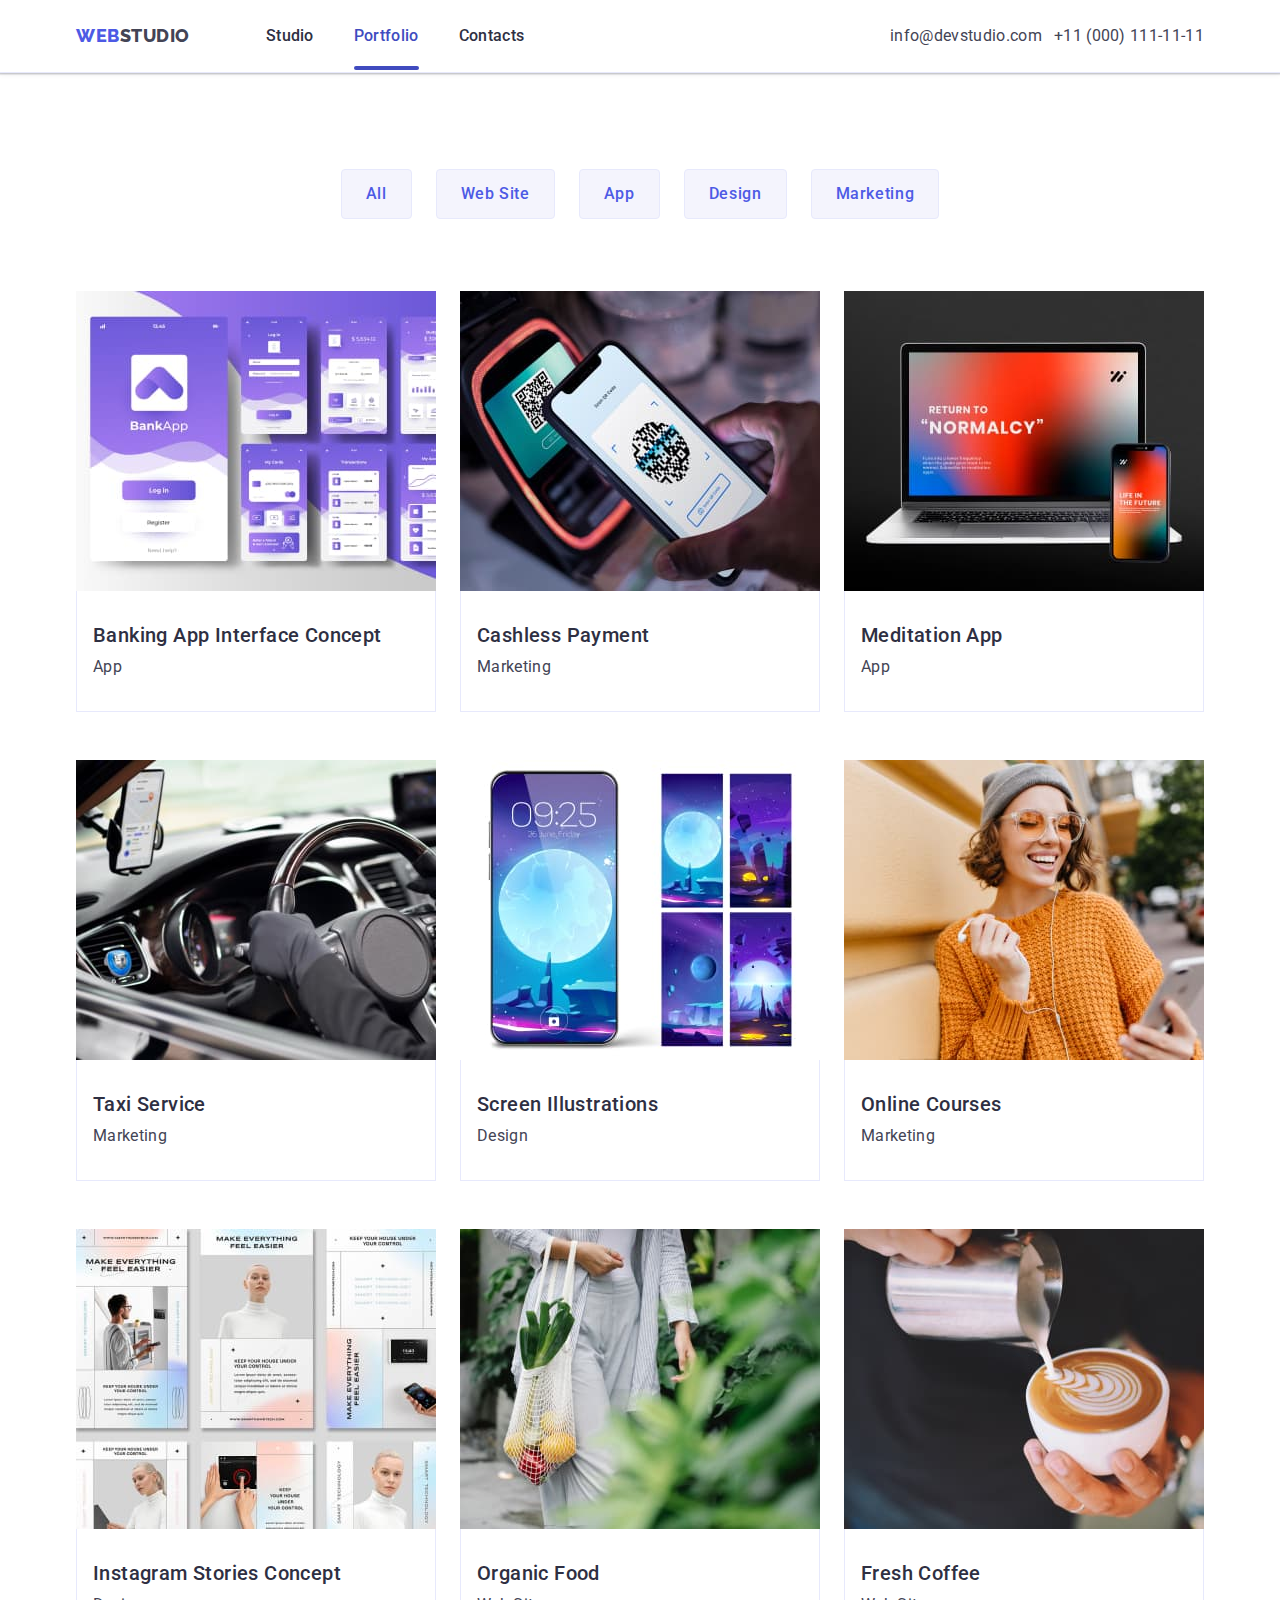
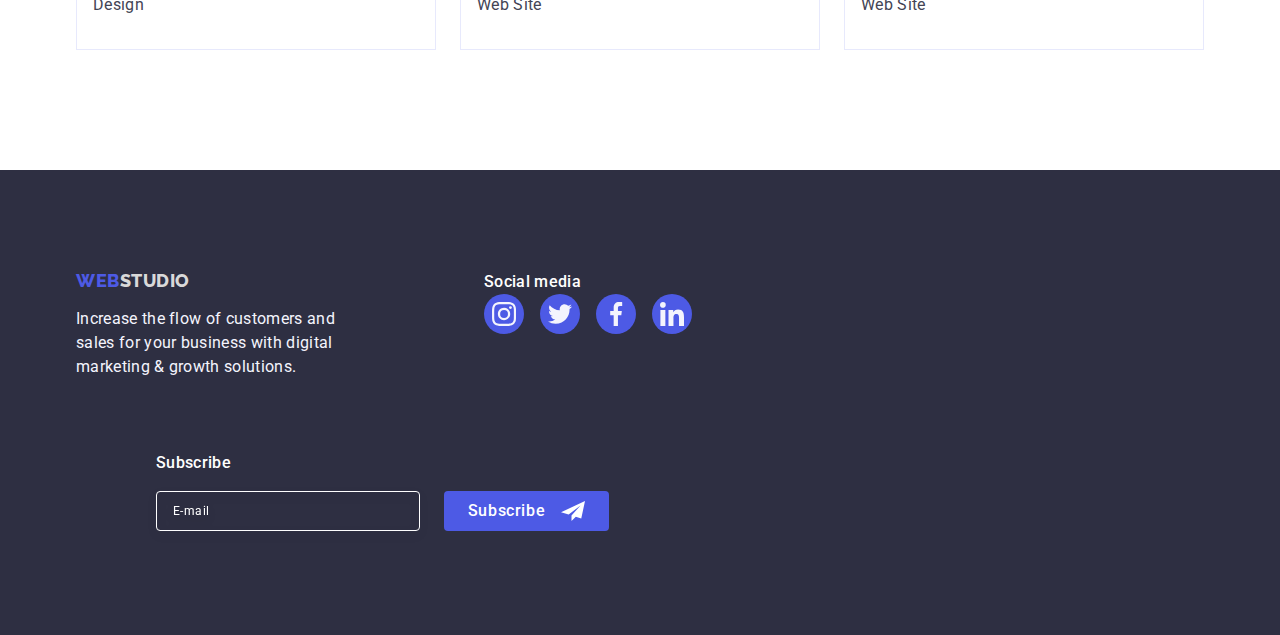
<file: portfolio.html>
<!DOCTYPE html>
<html lang="en">

<head>
    <meta charset="UTF-8">
    <meta http-equiv="X-UA-Compatible" content="IE=edge">
    <meta name="viewport" content="width=device-width, initial-scale=1.0">
    <link rel="preconnect" href="https://fonts.googleapis.com">
    <link rel="preconnect" href="https://fonts.gstatic.com" crossorigin>
    <link
        href="https://fonts.googleapis.com/css2?family=Raleway:wght@800&family=Roboto:wght@400;500;700;900&display=swap"
        rel="stylesheet">
    <title>WebStudio</title>
    <link rel="stylesheet" href="./css/modern-normalize.min.css">
    <link rel="stylesheet" href="./css/styles.css">
</head>

<body class="body">
    <!-- Header -->
    <header class="header-webstudio">
        <div class="header-container container">
            <nav class="header-webstudio-navigation">
                <a href="./index.html" class="header-logo link">Web<span
                        class="header-studio-two link">Studio</span></a>
                <ul class="header-menu list">
                    <li class="header-menu-item header-menu-item-studio"><a class="header-menu-link link"
                            href="./index.html">Studio</a></li>
                    <li class="header-menu-item"><a class="header-menu-link active link"
                            href="./portfolio.html">Portfolio</a>
                    </li>
                    <li class="header-menu-item"><a class="header-menu-link link" href="">Contacts</a></li>
                </ul>
            </nav>
            <address class="header-address">
                <ul class="header-address-list list">
                    <li class="mail"><a class="address-link link"
                            href="mailto:info@devstudio.com">info@devstudio.com</a>
                    </li>
                    <li class="number"><a class="address-link link" href="tel:+110001111111">+11 (000)
                            111-11-11</a></li>
                </ul>
            </address>
        </div>
    </header>
    <!-- Main -->
    <main>
        <section class="webstudio-concept">
            <div class="container">
                <h1 class="section-filters-title visually-hidden">text</h1>
                <ul class="filters list">
                    <li class="button-item">
                        <button class="btn" type="button">All</button>
                    </li>
                    <li class="button-item">
                        <button class="btn" type="button">Web Site</button>
                    </li>
                    <li class="button-item">
                        <button class="btn" type="button">App</button>
                    </li>
                    <li class="button-item">
                        <button class="btn" type="button">Design</button>
                    </li>
                    <li class="button-item">
                        <button class="btn" type="button">Marketing</button>
                    </li>
                </ul>
                <ul class="portfolio-list-img list">
                    <li class="portfolio-item">
                        <a class="img-portf-list-link link" href="">
                            <div class="link-overlay">
                                <img class="link" src="./images/img_4.jpg" alt="tabs" width="360" height="300">
                                <p class="text-overlay">14 Stylish and User-Friendly App Design Concepts · Task
                                    Manager
                                    App · Calorie Tracker App · Exotic Fruit Ecommerce App · Cloud Storage App</p>
                            </div>
                            <div class="cards">
                                <h2 class="portfolio-title-list-img">Banking App Interface Concept</h2>
                                <p class="portfolio-text">App</p>
                            </div>
                        </a>
                    </li>
                    <li class="portfolio-item">
                        <a class="img-portf-list-link link" href="">
                            <div class="link-overlay">
                                <img class="link" src="./images/img_5.jpg" alt="pay by phone" width="360" height="300">
                                <p class="text-overlay">14 Stylish and User-Friendly App Design Concepts · Task
                                    Manager
                                    App · Calorie Tracker App · Exotic Fruit Ecommerce App · Cloud Storage App</p>
                            </div>
                            <div class="cards">
                                <h2 class="portfolio-title-list-img">Cashless Payment</h2>
                                <p class="portfolio-text">Marketing</p>
                            </div>
                        </a>
                    </li>
                    <li class="portfolio-item">
                        <a class="img-portf-list-link link" href="">
                            <div class="link-overlay">
                                <img class="link" src="./images/img_6.jpg" alt="computer and phone" width="360"
                                    height="300">
                                <p class="text-overlay">14 Stylish and User-Friendly App Design Concepts · Task
                                    Manager
                                    App · Calorie Tracker App · Exotic Fruit Ecommerce App · Cloud Storage App</p>
                            </div>
                            <div class="cards">
                                <h2 class="portfolio-title-list-img">Meditation App</h2>
                                <p class="portfolio-text">App</p>
                            </div>
                        </a>
                    </li>
                    <li class="portfolio-item">
                        <a class="img-portf-list-link link" href="">
                            <div class="link-overlay">
                                <img class="link" src="./images/img_7.jpg" alt="Taxi inside" width="360" height="300">
                                <p class="text-overlay">14 Stylish and User-Friendly App Design Concepts · Task
                                    Manager
                                    App · Calorie Tracker App · Exotic Fruit Ecommerce App · Cloud Storage App</p>
                            </div>
                            <div class="cards">
                                <h2 class="portfolio-title-list-img">Taxi Service</h2>
                                <p class="portfolio-text">Marketing</p>
                            </div>
                        </a>
                    </li>
                    <li class="portfolio-item">
                        <a class="img-portf-list-link link" href="">
                            <div class="link-overlay">
                                <img class="link" src="./images/img_8.jpg" alt="Illustrations on the phone screen"
                                    width="360" height="300">
                                <p class="text-overlay">14 Stylish and User-Friendly App Design Concepts · Task
                                    Manager
                                    App · Calorie Tracker App · Exotic Fruit Ecommerce App · Cloud Storage App</p>
                            </div>
                            <div class="cards">
                                <h2 class="portfolio-title-list-img">Screen Illustrations</h2>
                                <p class="portfolio-text">Design</p>
                            </div>
                        </a>
                    </li>
                    <li class="portfolio-item">
                        <a class="img-portf-list-link link" href="">
                            <div class="link-overlay">
                                <img class="link" src="./images/img_9.jpg" alt="girl with phone" width="360"
                                    height="300">
                                <p class="text-overlay">14 Stylish and User-Friendly App Design Concepts · Task
                                    Manager
                                    App · Calorie Tracker App · Exotic Fruit Ecommerce App · Cloud Storage App</p>
                            </div>
                            <div class="cards">
                                <h2 class="portfolio-title-list-img">Online Courses</h2>
                                <p class="portfolio-text">Marketing</p>
                            </div>
                        </a>
                    </li>
                    <li class="portfolio-item">
                        <a class="img-portf-list-link link" href="">
                            <div class="link-overlay">
                                <img class="link" src="./images/img_10.jpg" alt="Instagram pages" width="360"
                                    height="300">
                                <p class="text-overlay">14 Stylish and User-Friendly App Design Concepts · Task
                                    Manager
                                    App · Calorie Tracker App · Exotic Fruit Ecommerce App · Cloud Storage App</p>
                            </div>
                            <div class="cards">
                                <h2 class="portfolio-title-list-img">Instagram Stories Concept</h2>
                                <p class="portfolio-text">Design</p>
                            </div>
                        </a>
                    </li>
                    <li class="portfolio-item">
                        <a class="img-portf-list-link link" href="">
                            <div class="link-overlay">
                                <img class="link" src="./images/img_11.jpg" alt="Organic Food" width="360" height="300">
                                <p class="text-overlay">14 Stylish and User-Friendly App Design Concepts · Task
                                    Manager
                                    App · Calorie Tracker App · Exotic Fruit Ecommerce App · Cloud Storage App</p>
                            </div>
                            <div class="cards">
                                <h2 class="portfolio-title-list-img">Organic Food</h2>
                                <p class="portfolio-text">Web Site</p>
                            </div>
                        </a>
                    </li>
                    <li class="portfolio-item">
                        <a class="img-portf-list-link link" href="">
                            <div class="link-overlay">
                                <img class="link" src="./images/img_12.jpg" alt="Fresh Coffee" width="360" height="300">
                                <p class="text-overlay">14 Stylish and User-Friendly App Design Concepts · Task
                                    Manager
                                    App · Calorie Tracker App · Exotic Fruit Ecommerce App · Cloud Storage App</p>
                            </div>
                            <div class="cards">
                                <h2 class="portfolio-title-list-img">Fresh Coffee</h2>
                                <p class="portfolio-text">Web Site</p>
                            </div>
                        </a>
                    </li>
                </ul>
            </div>
        </section>
    </main>
    <!-- Footer -->
    <footer class="footer">
        <div class="footer-container-text container">
            <div class="footer-content">
                <a class="footer-logo link" href="./index.html">Web<span class="footer-logo-two">Studio</span></a>
                <p class="footer-descript">Increase the flow of customers and sales for your business with digital
                    marketing
                    &
                    growth solutions.</p>
            </div>
            <div class="social-container">
                <p class="social-text">Social media</p>
                <ul class="icons-list-footer list">
                    <li class="social-icons-item">
                        <a href="" class="social-footer-link link">
                            <svg class="social-icon" width="24" height="24">
                                <use href="./images/icons.svg#instagram">
                                </use>
                            </svg>
                        </a>
                    </li>
                    <li class="social-icons-item">
                        <a href="" class="social-footer-link link">
                            <svg class="social-icon" width="24" height="24">
                                <use href="./images/icons.svg#twitter">
                                </use>
                            </svg>
                        </a>
                    </li>
                    <li class="social-icons-item">
                        <a href="" class="social-footer-link link">
                            <svg class="social-icon" width="24" height="24">
                                <use href="./images/icons.svg#facebook">
                                </use>
                            </svg>
                        </a>
                    </li>
                    <li class="social-icons-item">
                        <a href="" class="social-footer-link link">
                            <svg class="social-icon" width="24" height="24">
                                <use href="./images/icons.svg#linkedin">
                                </use>
                            </svg>
                        </a>
                    </li>
                </ul>
            </div>
            <div class="subscribe-conteiner">
                <p class="subscribe">Subscribe</p>
                <form class="mail-form" name="form">
                    <label class="label-form">
                        <input name="user-mail" class="footer-user-mail" type="email" placeholder="E-mail"
                            autocomplete="on">
                    </label>
                    <button type="submit" class="footer-send-button">Subscribe
                        <svg class="airplane-icon" width="24" height="24">
                            <use href="./images/icons.svg#airplane">
                            </use>
                        </svg>
                    </button>
                </form>
            </div>
        </div>
    </footer>
</body>

</html>
</file>
<file: css/styles.css>
:root {
  --primary-font: 'Roboto', sans-serif;
  --main-white-cl: #ffffff;
  --main-dark-cl: #434455;
  --accent-cl: #4d5ae5;
}

body {
  color: var(--main-dark-cl);
  background-color: var(--main-white-cl);
  font-family: var(--primary-font);
  font-size: 16px;
  line-height: 1.5;
  letter-spacing: 0.03em;
}

/*Base styles for small devices*/
.container {
  min-width: 320px;
  max-width: 428px;
  padding-left: 16px;
  padding-right: 16px;
  margin: 0 auto;
}

/*Tablet screen*/
@media screen and (min-width: 768px) {
  .container {
    max-width: 768px;
  }
}

/* Desctop screen */
@media screen and (min-width: 1158px) {
  .container {
    max-width: 1158px;
    margin: 0 auto;
    padding: 0 15px;
  }
}

.section {
  margin-bottom: 96px;
}

/* @media only screen and (min-width: 768px) {
  .section {
    padding-top: 48px;
    padding-bottom: 48px;
  }
} */

@media only screen and (min-width: 1158px) {
  .section {
    margin-bottom: 120px;
  }
}

/* @media screen and (min-width: 768px) {
  .section {
    padding-top: 48px;
    padding-bottom: 48px;
  }
}
*/
/*Reset*/
h1,
h2,
h3,
h4,
h5,
h6,
p {
  margin-top: 0;
  margin-bottom: 0;
  padding: 0;
}

ul,
ol {
  margin: 0;
  padding-left: 0;
  list-style-type: none;
}

a {
  text-decoration: none;
}

img {
  display: block;
  max-width: 100%;
  height: auto;
}

button {
  cursor: pointer;
  border: none;
  border-radius: 4px;
}

.link {
  text-decoration: none;
}

.visually-hidden {
  position: absolute;
  width: 1px;
  height: 1px;
  margin: -1px;
  border: 0;
  padding: 0;
  white-space: nowrap;
  clip-path: inset(100%);
  clip: rect(0 0 0 0);
  overflow: hidden;
}

/*header*/
.header-container {
  display: flex;
  align-items: center;
  justify-content: space-between;
}

@media only screen and (min-width: 1158px) {
  .header-container {
    justify-content: space-between;
  }
}

.header-webstudio {
  /* height: 72px;
  display: flex; */
  padding-top: 18px;
  padding-bottom: 18px;
  border-bottom: 1px solid #e7e9fc;
  background: var(--main-white-cl, #fff);
  box-shadow: 0px 1px 6px 0px rgba(46, 47, 66, 0.08),
    0px 1px 1px 0px rgba(46, 47, 66, 0.16),
    0px 2px 1px 0px rgba(46, 47, 66, 0.08);
}

@media screen and (min-width: 768px) {
  .header-webstudio {
    padding: 0;
  }
}

.header-logo {
  font-weight: 800;
  font-size: 18px;
  line-height: 1.17;
  letter-spacing: 0.03em;
  text-transform: uppercase;
  display: inline-block;
  color: var(--accent-cl);
  font-family: 'Raleway', sans-serif;
}

@media only screen and (min-width: 768px) {
  .header-logo {
    margin-right: 120px;
  }
}

@media only screen and (min-width: 1158px) {
  .header-logo {
    margin-right: 76px;
  }
}

.header-studio-two {
  color: var(--main-dark-cl);
}

.header-webstudio-navigation {
  display: flex;
  align-items: center;
}

@media screen and (min-width: 1158px) {
  .header-webstudio-navigation {
    margin-right: 40px;
  }
}

/* .header-studio {
  font-family: 'Raleway';
  font-weight: 800;
  font-size: 18px;
  line-height: 1.17;
  letter-spacing: 0.03em;
  text-transform: uppercase;
  color: var(--main-white-cl);
} */
.header-menu {
  display: flex;
  gap: 40px;
  padding: 24px 0;
}

@media only screen and (max-width: 767px) {
  .header-menu,
  .header-address {
    display: none;
  }
}

.list {
  list-style: none;
}

.header-menu-item {
  font-weight: 500;
  line-height: 1.3;
}

.header-menu-link {
  line-height: 1.5;
  font-size: 16px;
  font-weight: 500;
  letter-spacing: 0.02em;
  color: #2e2f42;
  text-decoration: none;
  padding: 24px 0;
  position: relative;
  transition: color 250ms cubic-bezier(0.4, 0, 0.2, 1);
}

.header-menu-link.active::after {
  content: '';
  display: block;
  width: 100%;
  bottom: -1px;
  height: 4px;
  background-color: #404bbf;
  border-radius: 2px;
  left: 0;
  position: absolute;
}

.header-menu-link.active {
  color: #404bbf;
}

.header-menu-item.link:hover,
.header-menu-item.link:focus {
  color: #404bbf;
}

.header-address {
  font-style: normal;
  letter-spacing: 0.02em;
  margin-left: auto;
  font-size: 12px;
}

@media only screen and (min-width: 1158px) {
  .header-address {
    font-size: 16px;
  }
}

.mail .link:hover,
.mail .link:focus {
  color: #404bbf;
}

.address-link {
  letter-spacing: 0.02em;
  font-weight: 400;
  line-height: 1.5;
  color: var(--main-dark-cl);
  text-decoration: none;
  transition: color 250ms cubic-bezier(0.4, 0, 0.2, 1);
}

.header-address-list {
  display: flex;
  gap: 40px;
}

@media only screen and (max-width: 767px) {
  .header-address-list {
    display: none;
  }
}

@media only screen and (min-width: 768px) {
  .header-address-list {
    flex-direction: column;
    gap: 12px;
    padding-top: 16px;
    padding-bottom: 16px;
  }
}

@media only screen and (min-width: 1158px) {
  .header-address-list {
    flex-direction: row;
    align-items: center;
  }
}

.number .link:hover,
.number .link:focus {
  color: #404bbf;
}

.menu-container {
  position: fixed;
  top: 0;
  left: 0;
  width: 100%;
  height: 100%;
  background-color: #ffffff;
  z-index: 999;
  padding: 80px 56px 40px 40px;
  transform: translateX(100%);
  transition: transform 250ms ease-in-out;
  display: flex;
  flex-direction: column;
  justify-content: space-between;
}

.menu-container.is-open {
  transform: translateX(0);
}

.menu-toggle {
  min-height: 24px;
  min-width: 24px;
  display: flex;
  align-items: center;
  justify-content: center;
  margin: 0;
  padding: 0;
  background-color: #fff;
  cursor: pointer;
  background-color: transparent;
  /* border: 1px solid #404bbf; */
  border-radius: 50%;
  outline: none;
}

@media screen and (min-width: 767px) {
  .menu-toggle {
    position: absolute;
    width: 1px;
    height: 1px;
    margin: -1px;
    border: 0;
    padding: 0;
    white-space: nowrap;
    clip-path: inset(100%);
    clip: rect(0 0 0 0);
    overflow: hidden;
    /* display: none; */
  }
}
.menu-toggle:hover,
.menu-toggle:focus {
  background-color: rgba(0, 0, 0, 0.1);
}

.menu-container .menu-toggle {
  position: absolute;
  top: 24px;
  right: 24px;
}

.menu-toggle-icon {
  stroke: #2e2f42;
  background-color: #fff;
  width: 32px;
  height: 22px;
  /* fill: currentColor; */
}

.mobile-menu {
  width: fit-content;
  margin-bottom: auto;
}

/* stop  */
/* .mobile-social-item {
  display: flex;
  justify-content: center;
  border-radius: 50%;
  gap: 56px;
  margin: 0 auto;
  padding-top: 8px;
}
@media only screen and (max-width: 427px) {
  .mobile-social-item {
    gap: 40px;
  }
}
.mobile-menu-link {
  font-size: 36px;
  font-weight: 700;
  line-height: 1.11;
  letter-spacing: 0.72px;
  color: #2e2f42;
  font-family: var(--primary-font);
} */
/*Section*/
.hero {
  padding: 112px 0;
  margin: 0 auto;
  background-repeat: no-repeat;
  background-position: center;
  background-size: cover;
  background-image: linear-gradient(
      rgba(46, 47, 66, 0.7),
      rgba(46, 47, 66, 0.7)
    ),
    url(../images/people-office-mob@1x.jpg),
    url(../images/people-office-mob@2x.jpg);
  max-width: 1440px;
}

@media (min-device-pixel-ratio: 2),
  (min-resolution: 192dpi),
  (min-resolution: 2dppx) {
  .hero {
    background-image: linear-gradient(
        rgba(46, 47, 66, 0.7),
        rgba(46, 47, 66, 0.7)
      ),
      url(../images/people-office-mob@2x.jpg);
  }
}

@media only screen and (min-width: 768px) {
  .hero {
    background-image: linear-gradient(
        rgba(46, 47, 66, 0.7),
        rgba(46, 47, 66, 0.7)
      ),
      url(../images/people-office-tab@1x.jpg);
  }

  @media (min-device-pixel-ratio: 2),
    (min-resolution: 192dpi),
    (min-resolution: 2dppx) {
    .hero {
      background-image: linear-gradient(
          rgba(46, 47, 66, 0.7),
          rgba(46, 47, 66, 0.7)
        ),
        url(../images/people-office-tab@2x.jpg);
    }
  }
}

@media only screen and (min-width: 1158px) {
  .hero {
    background-image: linear-gradient(
        rgba(46, 47, 66, 0.7),
        rgba(46, 47, 66, 0.7)
      ),
      url(../images/people-office@1x.jpg);
  }
  @media (min-device-pixel-ratio: 2),
    (min-resolution: 192dpi),
    (min-resolution: 2dppx) {
    .hero {
      background-image: linear-gradient(
          rgba(46, 47, 66, 0.7),
          rgba(46, 47, 66, 0.7)
        ),
        url(../images/people-office@2x.jpg);
    }
  }
}

@media only screen and (min-width: 1158px) {
  .hero {
    padding: 188px 0;
  }
}

.hero-title {
  font-weight: 700;
  font-size: 36px;
  line-height: 1.07;
  text-align: center;
  letter-spacing: 0.02em;
  color: var(--main-white-cl);
  max-width: 320px;
  margin: 0 auto;
  margin-bottom: 48px;
}

@media only screen and (min-width: 768px) {
  .hero-title {
    font-size: 56px;
    margin-bottom: 36px;
    max-width: 496px;
  }
}

@media only screen and (min-width: 1158px) {
  .hero-title {
    margin-bottom: 48px;
  }
}

.hero-button {
  display: block;
  min-width: 169px;
  margin: 0 auto;
  border: none;
  color: var(--main-white-cl);
  background-color: var(--accent-cl);
  font-weight: 500;
  font-size: 16px;
  line-height: 1.5;
  letter-spacing: 0.04em;
  cursor: pointer;
  height: 56px;
  box-shadow: 0px 4px 4px rgba(0, 0, 0, 0.15);
  font-family: 'Roboto', sans-serif;
  transition: background-color 250ms cubic-bezier(0.4, 0, 0.2, 1);
}

.hero-button:hover,
.hero-button:focus {
  background-color: #404bbf;
}

/*Section 1*/

@media (min-width: 320px) and (max-width: 767px) {
  .benefits-section {
    padding-top: 96px;
    padding-bottom: 96px;
  }
}
@media (min-width: 767px) and (max-width: 1157px) {
  .benefits-section {
    padding-top: 96px;
    padding-bottom: 96px;
  }
}
@media screen and (min-width: 1157px) {
  .benefits-section {
    padding-top: 120px;
    padding-bottom: 120px;
  }
}
.benefits-names {
  font-weight: 700;
  font-size: 36px;
  line-height: 1.11;
  letter-spacing: 0.72px;
  text-transform: capitalize;
  color: #2e2f42;
  margin-bottom: 8px;
  text-align: center;
}

@media only screen and (min-width: 768px) {
  .benefits-names {
    text-align: left;
  }
}

@media only screen and (min-width: 1158px) {
  .benefits-names {
    font-weight: 500;
    font-size: 20px;
    line-height: 1.2;
    text-align: left;
  }
}

.benefits-description {
  font-weight: 500;
  font-size: 16px;
  line-height: 1.5;
  letter-spacing: 0.02em;
  color: #434455;
}

@media only screen and (min-width: 1158px) {
  .benefits-description {
    font-weight: 400;
  }
}

@media (max-width: 1157px) {
  .icon-inside {
    display: none;
  }
}

@media only screen and (min-width: 1158px) {
  .icon-inside {
    width: 64px;
    height: 64px;
    margin: 0 auto;
  }
}

/* @media (min-width: 767px) and (max-width: 1157px) {
  .benefits-icon {
    position: absolute;
    width: 1px;
    height: 1px;
    margin: -1px;
    border: 0;
    padding: 0;
    white-space: nowrap;
    clip-path: inset(100%);
    clip: rect(0 0 0 0);
    overflow: hidden;
  }
} */
/* .benefits-icon {
  display: flex;
  align-items: center;
  justify-content: center;
  height: 112px;
  background-color: #f4f4fd;
  border-radius: 4px;
  margin-bottom: 8px;
} */
@media screen and (min-width: 1158px) {
  .benefits-icon {
    display: flex;
    align-items: center;
    justify-content: center;
    width: 100%;
    height: 112px;
    background-color: #f4f4fd;
    border-radius: 4px;
    margin-bottom: 8px;
  }
}

/* @media (min-width: 320px) and (max-width: 767px) {
  .benefits-icon {
    position: absolute;
    width: 1px;
    height: 1px;
    margin: -1px;
    border: 0;
    padding: 0;
    white-space: nowrap;
    clip-path: inset(100%);
    clip: rect(0 0 0 0);
    overflow: hidden;
  }
} */
/* .benefits-list {
  list-style-type: none;
  display: flex;
  gap: 24px;
} */
@media only screen and (min-width: 768px) {
  .benefits-list {
    display: flex;
    flex-wrap: wrap;
    gap: 72px 24px;
  }
}

@media (min-width: 320px) and (max-width: 767px) {
  .benefits-list-items:not(:last-child) {
    margin-bottom: 72px;
  }
  .team-section-item {
    margin: 0 auto;
  }
}

@media (min-width: 767px) and (max-width: 1157px) {
  .benefits-list-items {
    /* flex-basis: calc((100% - 24px) / 2); */
    width: calc((100% - 24px) / 2);
  }
}

@media screen and (min-width: 1158px) {
  .benefits-list-items {
    /* flex-basis: calc((100% - 72px) / 4);
    width: 356px; */
    width: calc((100% - 72px) / 4);
  }
}

/*Section work*/
@media only screen and (max-width: 1157px) {
  .work-section {
    display: none;
  }
}

.work-section-name {
  font-weight: 700;
  font-size: 36px;
  line-height: 1.11;
  text-align: center;
  letter-spacing: 0.02em;
  text-transform: capitalize;
  color: #2e2f42;
  margin-bottom: 72px;
}

.work-section-list {
  display: flex;
  gap: 24px;
}

.work-list-item {
  width: calc((100% - 48px) / 3);
}

/*Section our team*/
.team-section {
  background-color: #f4f4fd;
  padding-bottom: 96px;
  padding-top: 96px;
}

.team-section-name {
  font-weight: 700;
  font-size: 36px;
  line-height: 1.11;
  text-align: center;
  letter-spacing: 0.02em;
  text-transform: capitalize;
  color: #2e2f42;
  margin-bottom: 72px;
}

.team-section-list {
  display: flex;
  flex-wrap: wrap;
}

@media only screen and (max-width: 767px) {
  .team-section-list {
    flex-direction: column;
    gap: 72px;
    /* width: calc((100% - 24px) / 2); */
  }
}

@media only screen and (min-width: 768px) {
  .team-section-list {
    justify-content: center;
    margin: 0 auto;
    column-gap: 24px;
    row-gap: 64px;
  }
}

.team-section-item {
  background-color: var(--main-white-cl);
  box-shadow: 0px 1px 6px rgba(46, 47, 66, 0.08),
    0px 1px 1px rgba(46, 47, 66, 0.16), 0px 2px 1px rgba(46, 47, 66, 0.08);
  border-radius: 0px 0px 4px 4px;
  width: 264px;
  /* margin: 0 auto; */
}

/* @media only screen and (min-width: 768px) */
/* .team-section-item {
    width: calc((100% - 24px) / 2);
  }
} */
@media screen and (min-width: 1158px) {
  .team-section-item {
    width: calc((100% - 72px) / 4);
  }
}

.team-section-person {
  font-weight: 500;
  font-size: 20px;
  line-height: 1.2;
  text-align: center;
  letter-spacing: 0.02em;
  color: #2e2f42;
  margin-bottom: 8px;
}

.team-description {
  font-weight: 400;
  font-size: 16px;
  line-height: 1.5;
  letter-spacing: 0.02em;
  color: #434455;
  text-align: center;
  margin-bottom: 8px;
}

.social-list {
  display: flex;
  justify-content: center;
  gap: 24px;
}

.team-item-card {
  padding: 32px 0;
}

.social-item {
  width: 40px;
  height: 40px;
}

.social-link {
  width: 100%;
  height: 100%;
  background-color: #4d5ae5;
  border-radius: 50%;
  display: flex;
  align-items: center;
  justify-content: center;
  transition: background-color 250ms cubic-bezier(0.4, 0, 0.2, 1);
}

.social-link:hover,
.social-link:focus {
  background-color: #404bbf;
}

.team-icon {
  fill: #f4f4fd;
}

/*section Customers*/
.customers {
  padding: 96px 0;
}
.customers-icon {
  fill: currentColor;
}

.customers-section-name {
  font-size: 36px;
  font-family: Roboto;
  font-weight: 700;
  line-height: 1.11;
  color: #2e2f42;
  text-align: center;
  margin-bottom: 72px;
  letter-spacing: 0.72px;
  text-transform: capitalize;
}

.customers-list {
  display: flex;
  flex-wrap: wrap;
  justify-content: center;
  gap: 16px;
  padding-bottom: 96px;
}

@media only screen and (max-width: 767px) {
  .customers-list {
    row-gap: 72px;
    column-gap: 16px;
  }
}

@media only screen and (min-width: 768px) {
  .customers-list {
    column-gap: 24px;
    row-gap: 72px;
  }
}

@media only screen and (min-width: 1158px) {
  .customers-list {
    gap: 24px;
  }
}
@media (min-width: 320px) and (max-width: 767px) {
  .customers-item {
    width: 190px;
    height: 88px;
  }
}
@media screen and (min-width: 1158px) {
  .customers-item {
    width: calc((100% - 120px) / 6);
    height: 88px;
  }
}
@media (min-width: 767px) and (max-width: 1157px) {
  .customers-item {
    width: 168px;
    height: 88px;
  }
}
.customers-link {
  width: 100%;
  height: 100%;
  border: 1px solid #8e8f99;
  border-radius: 4px;
  display: flex;
  align-items: center;
  justify-content: center;
  transition: border-color 250ms cubic-bezier(0.4, 0, 0.2, 1),
    color 250ms cubic-bezier(0.4, 0, 0.2, 1);
}

.customers-link:hover,
.customers-link:focus {
  border-color: #404bbf;
  color: #404bbf;
}

/*section portfolio*/
.webstudio-concept {
  padding-top: 96px;
  padding-bottom: 120px;
}

.filters {
  display: flex;
  gap: 24px;
  justify-content: center;
  margin-bottom: 72px;
}

.button-item {
  transition: border-color 250ms cubic-bezier(0.4, 0, 0.2, 1);
}

.button-item:hover,
.button-item:focus {
  border-radius: 4px;
  background: var(--ocean, #404bbf);
  box-shadow: 0px 2px 2px 0px rgba(0, 0, 0, 0.12),
    0px 2px 1px 0px rgba(0, 0, 0, 0.08), 0px 3px 1px 0px rgba(0, 0, 0, 0.1);
}

.btn {
  font-family: 'Roboto', sans-serif;
  background-color: #f4f4fd;
  font-size: 16px;
  font-weight: 500;
  line-height: 1.5;
  text-align: center;
  letter-spacing: 0.04em;
  color: var(--accent-cl);
  cursor: pointer;
  padding: 12px 24px;
  border: 1px solid #e7e9fc;
  border-radius: 4px;
  transition: color 250ms cubic-bezier(0.4, 0, 0.2, 1),
    background-color 250ms cubic-bezier(0.4, 0, 0.2, 1),
    border-color 250ms cubic-bezier(0.4, 0, 0.2, 1),
    box-shadow 250ms cubic-bezier(0.4, 0, 0.2, 1);
}

.btn:hover,
.btn:focus {
  background-color: #404bbf;
  color: var(--main-white-cl);
  border: 1px solid transparent;
  box-shadow: 0px 2px 2px 0px rgba(0, 0, 0, 0.12),
    0px 2px 1px 0px rgba(0, 0, 0, 0.08), 0px 3px 1px 0px rgba(0, 0, 0, 0.1);
}

.portfolio-list-img {
  display: flex;
  flex-wrap: wrap;
  column-gap: 24px;
  row-gap: 48px;
}

.portfolio-item {
  width: calc((100% - 48px) / 3);
  transition: border-color 250ms cubic-bezier(0.4, 0, 0.2, 1);
  position: relative;
  overflow: hidden;
}

.portfolio-item:hover {
  background: var(--white, #fff);
  box-shadow: 0px 2px 1px 0px rgba(46, 47, 66, 0.08),
    0px 1px 1px 0px rgba(46, 47, 66, 0.16),
    0px 1px 6px 0px rgba(46, 47, 66, 0.08);
}

.portfolio-title-list-img {
  font-weight: 500;
  font-size: 20px;
  line-height: 1.2;
  letter-spacing: 0.02em;
  color: #2e2f42;
  margin-bottom: 8px;
}

.img-portf-list-link {
  display: block;
  transition: box-shadow 250ms cubic-bezier(0.4, 0, 0.2, 1);
}

.img-portf-list-link:hover {
  box-shadow: 0px 1px 6px rgba(46, 47, 66, 0.08),
    0px 1px 1px rgba(46, 47, 66, 0.16), 0px 2px 1px rgba(46, 47, 66, 0.08);
}

.portfolio-text {
  font-weight: 400;
  font-size: 16px;
  line-height: 1.5;
  letter-spacing: 0.02em;
  color: #434455;
}

.cards {
  position: relative;
  padding: 32px 16px;
  border: 1px solid #e7e9fc;
  border-top: none;
  z-index: 1;
  background-color: white;
}

.link-overlay {
  position: relative;
  overflow: hidden;
}

.overlay {
  background-color: #4d5ae5;
  padding: 8px;
  width: 100%;
  height: 100%;
  transform: translateY(100%);
  transition: transorm 350ms ease-in-out;
}

.text-overlay {
  position: absolute;
  top: 0;
  font-size: 16px;
  font-family: Roboto;
  font-weight: 400;
  line-height: 1.5;
  letter-spacing: 0.32px;
  color: #f4f4fd;
  padding: 40px 32px;
  background: #4d5ae5;
  width: 100%;
  height: 100%;
  transform: translateY(100%);
  transition: transform 250ms cubic-bezier(0.4, 0, 0.2, 1);
}

.link:hover .text-overlay {
  transform: translateY(0);
}

/*Footer Index+Portfolio*/
.footer {
  background-color: #2e2f42;
  padding-top: 96px;
  padding-bottom: 96px;
}

@media only screen and (min-width: 1158px) {
  .footer {
    padding: 100px 0;
  }
  .footer-container-text {
    display: flex;
    flex-wrap: wrap;
  }
}

/* .footer-container-text {
  align-items: baseline;
} */

@media only screen and (min-width: 320px) and (max-width: 767px) {
  .footer-container-text {
    flex-wrap: wrap;
  }
}
@media only screen and (min-width: 768px) {
  .footer-container-text {
    display: flex;
    flex-wrap: wrap;
    gap: 72px 24px;
  }
}

@media only screen and (min-width: 768px) and (max-width: 1157px) {
  .footer-container-text {
    max-width: 550px;
  }
}
@media (min-width: 320px) and (max-width: 767px) {
  .footer-content {
    margin-bottom: 72px;
  }
}
/* @media (min-width: 767px) and (max-width: 1157px) {
  .footer-content {
    max-width: 550px;
  }
} */
@media only screen and (min-width: 1158px) {
  .footer-content {
    margin-right: 120px;
  }
}

.footer-logo {
  text-align: center;
  letter-spacing: 0.03em;
  text-transform: uppercase;
  color: var(--accent-cl);
  display: inline-block;
  margin-bottom: 16px;
  font-family: 'Raleway';
  font-weight: 800;
  font-size: 18px;
  line-height: 1.17;
  margin-right: 0;
  margin-left: 0;
}

.footer-logo-two {
  color: #d9d9d9;
}

@media (min-width: 320px) and (max-width: 767px) {
  .footer-logo {
    display: flex;
    justify-content: center;
  }
}

.footer-descript {
  line-height: 1.5;
  letter-spacing: 0.02em;
  max-width: 264px;
  color: #f4f4fd;
  margin: 0 auto;
  font-weight: 400;
  font-size: 16px;
  /* padding-bottom: 72px; */
}

@media only screen and (min-width: 1158px) {
  .footer-descript {
    padding-bottom: 0;
  }
}

/* .social-container {
  padding-bottom: 72px;
} */
@media (min-width: 320px) and (max-width: 767px) {
  .social-container {
    margin-bottom: 72px;
  }
}
@media (min-width: 767px) and (max-width: 1157px) {
  .social-container {
    margin-left: 24px;
  }
}
/* @media only screen and (min-width: 768px) {
  .social-container {
    margin-left: 24px;
    margin-top: 0;
  }
}

@media only screen and (min-width: 1158px) {
  .social-container {
    margin-right: 80px;
    margin-left: 0;
  }
} */

.social-text {
  font-size: 16px;
  font-family: Roboto;
  font-weight: 500;
  line-height: 1.5;
  letter-spacing: 0.32px;
  color: var(--main-white-cl);
}

@media (min-width: 320px) and (max-width: 767px) {
  .social-text {
    display: flex;
    justify-content: center;
    margin-bottom: 16px;
  }
}

.icons-list-footer {
  display: flex;
  justify-content: center;
  gap: 16px;
}

.social-icon {
  fill: #f4f4fd;
}

.social-icons-item {
  width: 40px;
  height: 40px;
}

.social-footer-link {
  width: 100%;
  height: 100%;
  background-color: #4d5ae5;
  border-radius: 50%;
  display: flex;
  align-items: center;
  justify-content: center;
  transition: background-color 250ms cubic-bezier(0.4, 0, 0.2, 1);
}

.social-footer-link:hover,
.social-footer-link:focus {
  background-color: #31d0aa;
}
@media (min-width: 320px) and (max-width: 767px) {
  .subscribe-conteiner {
    justify-content: center;
    text-align: center;
  }
}
/* @media (min-width: 767px) and (max-width: 1157px) {
  .subscribe-conteiner {
    margin-left: 108px;
  }
} */
@media screen and (min-width: 1158px) {
  .subscribe-conteiner {
    margin-left: 80px;
  }
}
.subscribe {
  margin-bottom: 16px;
  font-weight: 500;
  font-size: 16px;
  line-height: 1.5;
  letter-spacing: 0.02em;
  color: #fff;
}

@media (min-width: 320px) and (max-width: 767px) {
  .subscribe {
    display: flex;
    justify-content: center;
  }
}

.mail-form {
  gap: 16px;
  flex-direction: column;
  /* display: flex; */
}

@media only screen and (min-width: 768px) {
  .mail-form {
    flex-direction: row;
    gap: 24px;
    display: flex;
  }
}

.label-form {
  width: 100%;
  margin: 0 auto;
}

.footer-user-mail {
  width: 100%;
  height: 40px;
  border: 1px solid #fff;
  background-color: transparent;
  font-size: 12px;
  line-height: 1.5;
  letter-spacing: 0.04em;
  padding-left: 16px;
  filter: drop-shadow(0px 4px 4px rgba(0, 0, 0, 0.15));
  border-radius: 4px;
  color: #ffffff;
}

@media only screen and (min-width: 768px) {
  .footer-user-mail {
    width: 264px;
  }
}

.footer-user-mail::placeholder {
  color: #ffffff;
}

.footer-user-mail:hover,
.footer-user-mail:focus {
  border-radius: 4px;
  border: 1px solid #4d5ae5;
}

.footer-send-button {
  justify-content: center;
  align-items: center;
  font-weight: 500;
  letter-spacing: 0.04em;
  line-height: 1.5;
  color: #fff;
  background-color: #4d5ae5;
  border-radius: 4px;
  border: none;
  text-align: center;
  min-width: 165px;
  height: 40px;
  margin: 0 auto;
  display: flex;
}
@media (min-width: 320px) and (max-width: 767px) {
  .footer-send-button {
    margin-left: auto;
    margin-right: auto;
    margin-top: 16px;
  }
}
.airplane-icon {
  margin-left: 16px;
}

/*Mobile styles*/
.mobile-menu .link {
  display: block;
  padding: 10px;
  text-decoration: none;
  /* color: #404bbf; */
}

.mobile-menu-item:not(:last-child) {
  margin-bottom: 30px;
}

.mobile-menu-link {
  font-weight: 700;
  line-height: 1.11;
  letter-spacing: 0.72px;
  text-transform: capitalize;
  color: #2e2f42;
  font-size: 36px;
}

@media only screen and (max-width: 767px) {
  .active-mobile {
    color: var(--accent-cl);
  }
}

.mobile-address-list {
  display: flex;
  gap: 40px;
  margin-bottom: 48px;
  margin-top: auto;
  flex-direction: column;
}

.number-link {
  font-size: 36px;
  font-weight: 700;
  line-height: 1.11;
  color: #404bbf;
  letter-spacing: 0.72px;
  text-transform: capitalize;
}

@media only screen and (max-width: 448px) {
  .number-link {
    font-size: 20px;
  }
}

.mail-link {
  font-family: Roboto;
  font-size: 20px;
  font-weight: 500;
  line-height: 1.2;
  color: #434455;
  letter-spacing: 0.4px;
}

.mobile-social-item {
  gap: 20px;
  padding-top: 8px;
  display: flex;
}

@media only screen and (min-width: 428px) {
  .mobile-social-item {
    gap: 56px;
  }
}

/*Modal styles*/
.modal {
  top: 0;
  left: 0;
  width: 100%;
  height: 100%;
  position: fixed;
  background-color: rgba(46, 47, 66, 0.4);
  transition: opacity 250ms cubic-bezier(0.4, 0, 0.2, 1),
    visibility 250ms cubic-bezier(0.4, 0, 0.2, 1);
}
.is-hidden {
  visibility: hidden;
  pointer-events: none;
  opacity: 0;
}
.modal-window {
  position: absolute;
  top: 50%;
  left: 50%;
  transform: translate(-50%, -50%) scale(1);
  min-height: 584px;
  background: #fcfcfc;
  box-shadow: 0px 1px 1px rgba(0, 0, 0, 0.14), 0px 1px 3px rgba(0, 0, 0, 0.12),
    0px 2px 1px rgba(0, 0, 0, 0.2);
  border-radius: 4px;
  transition: transform 250ms cubic-bezier(0.4, 0, 0.2, 1);
  padding: 72px 24px 24px 24px;
}
@media (min-width: 320px) and (max-width: 428px) {
  .modal-window {
    width: 95%;
  }
}
@media screen and (min-width: 428px) {
  .modal-window {
    width: 408px;
  }
}
.modal-btn-close {
  position: absolute;
  top: 24px;
  right: 24px;
  width: 24px;
  height: 24px;
  border-radius: 50%;
  display: flex;
  align-items: center;
  justify-content: center;
  background-color: #e7e9fc;
  border: 1px solid rgba(0, 0, 0, 0.1);
  padding: 0;
  cursor: pointer;
  transition: background-color 250ms cubic-bezier(0.4, 0, 0.2, 1),
    border 250ms cubic-bezier(0.4, 0, 0.2, 1);
}

.modal-btn-close:hover,
.modal-btn-close:focus {
  background-color: #404bbf;
  border: none;
  /* fill: #ffffff; */
}
.modal-icon {
  transition: fill 250ms cubic-bezier(0.4, 0, 0.2, 1);
}
.modal-btn-close:hover .modal-icon,
.modal-btn-close:focus .modal-icon {
  fill: #ffffff;
}
.form-title {
  margin-bottom: 16px;
  text-align: center;
  font-size: 16px;
  font-family: Roboto;
  font-weight: 500;
  line-height: 1.5;
  letter-spacing: 0.02em;
  color: #2e2f42;
  display: block;
}
.label-form {
  font-family: Roboto;
  line-height: 1.17;
  letter-spacing: 0.48px;
  display: block;
  margin-bottom: 4px;
  color: #8e8f99;
  font-size: 12px;
}

.modal-form-container {
  margin-bottom: 8px;
}

.input-container {
  position: relative;
}
.input-container:focus {
  border-color: #4d5ae5;
}
.input-modal-text {
  padding-left: 38px;
  width: 100%;
  height: 40px;
  border-radius: 4px;
  border: 1px solid rgba(46, 47, 66, 0.4);
  background-color: transparent;
  outline: transparent;
  transition: border-color 250ms cubic-bezier(0.4, 0, 0.2, 1);
}

.input-modal-text:focus {
  border-color: #4d5ae5;
}

.input-modal-text:focus + .form-icon {
  fill: #4d5ae5;
}

.form-icon {
  position: absolute;
  left: 16px;
  top: 50%;
  transform: translateY(-50%);
  transition: fill 250ms cubic-bezier(0.4, 0, 0.2, 1);
  color: #2e2f42;
}
.textarea-container {
  margin-bottom: 16px;
}
.textarea {
  width: 100%;
  height: 120px;
  border-radius: 4px;
  border: 1px solid rgba(46, 47, 66, 0.4);
  padding: 8px 16px;
  outline: transparent;
  resize: none;
  font-size: 12px;
  font-family: Roboto;
  font-weight: 400;
  line-height: 1.17;
  letter-spacing: 0.48px;
  background-color: transparent;
  color: rgba(46, 47, 66, 0.4);
  transition: border-color 250ms cubic-bezier(0.4, 0, 0.2, 1);
}
.textarea:focus {
  border-color: #4d5ae5;
}

.chekbox-container {
  margin-bottom: 24px;
}

.chekbox-modal:checked + .privacy-label .accept-span {
  fill: #f4f4fd;
  border: none;
  background-color: #404bbf;
}

.privacy-label {
  font-size: 12px;
  font-family: Roboto;
  line-height: 1.17;
  letter-spacing: 0.48px;
  color: #8e8f99;
}
.chekbox-privacy {
  color: #4d5ae5;
  /* text-decoration: underline; */
}
.accept-span {
  width: 16px;
  height: 16px;
  border: 1px solid rgba(46, 47, 66, 0.4);
  border-radius: 2px;
  transition: background-color 250ms cubic-bezier(0.4, 0, 0.2, 1),
    border 250ms cubic-bezier(0.4, 0, 0.2, 1),
    fill 250ms cubic-bezier(0.4, 0, 0.2, 1);
  display: inline-flex;
  align-items: center;
  justify-content: center;
  fill: transparent;
}

.accept-icon {
  display: block;
  margin: auto;
}
.btn-send-modal {
  font-family: 'Roboto', sans-serif;
  display: block;
  min-width: 169px;
  height: 56px;
  font-size: 16px;
  font-weight: 500;
  line-height: 1.5;
  letter-spacing: 0.04em;
  color: #ffffff;
  background-color: #4d5ae5;
  border: none;
  border-radius: 4px;
  transition: background-color 250ms cubic-bezier(0.4, 0, 0.2, 1);
  margin: 0 auto;
}
</file>
